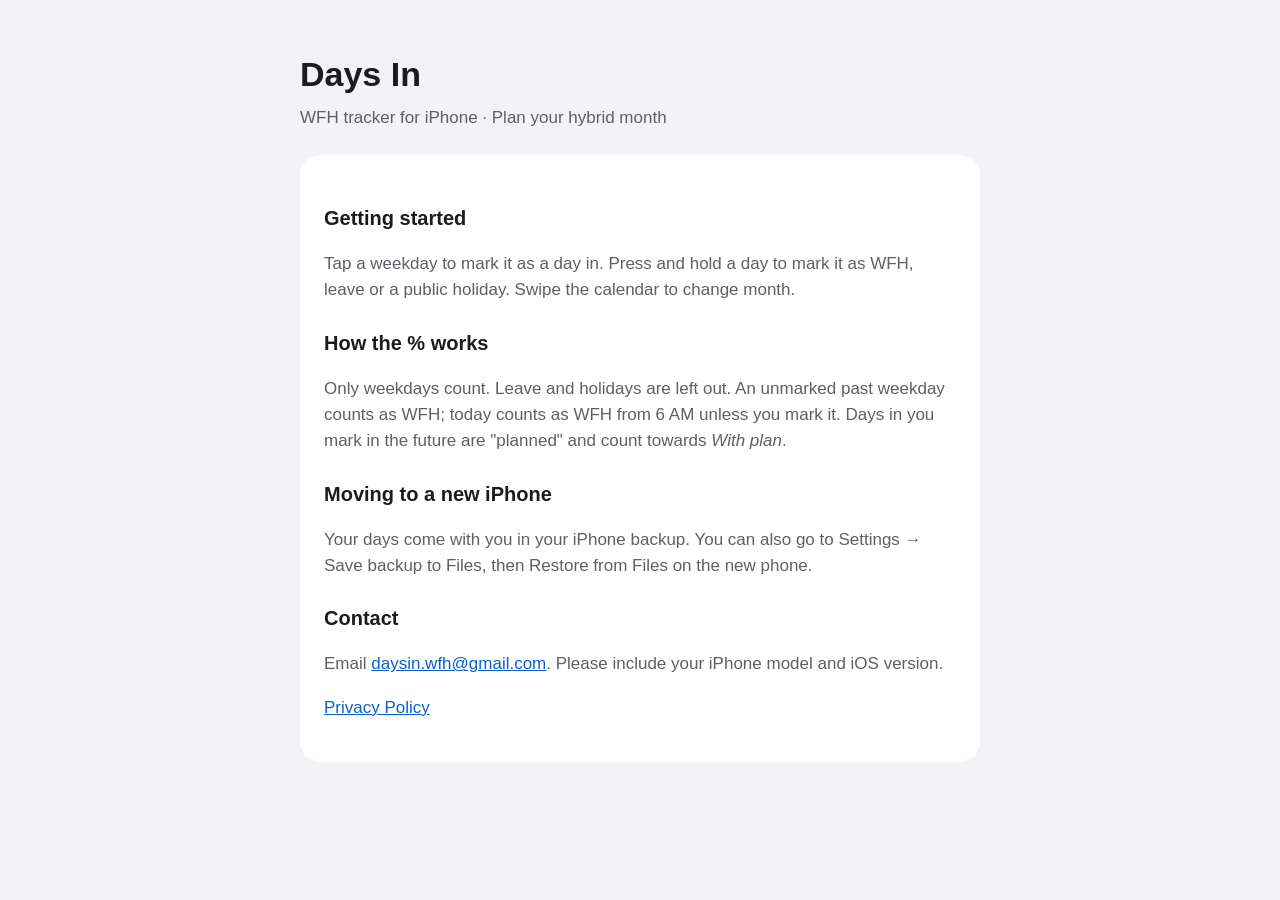
<file: index.html>
<!doctype html><html lang="en"><head><meta charset="utf-8"><meta name="viewport" content="width=device-width,initial-scale=1">
<title>Days In – Support</title><link rel="stylesheet" href="style.css"></head><body><main>
<h1>Days In</h1><p class="sub">WFH tracker for iPhone · Plan your hybrid month</p>
<div class="card">
<h2>Getting started</h2><p>Tap a weekday to mark it as a day in. Press and hold a day to mark it as WFH, leave or a public holiday. Swipe the calendar to change month.</p>
<h2>How the % works</h2><p>Only weekdays count. Leave and holidays are left out. An unmarked past weekday counts as WFH; today counts as WFH from 6 AM unless you mark it. Days in you mark in the future are "planned" and count towards <em>With plan</em>.</p>
<h2>Moving to a new iPhone</h2><p>Your days come with you in your iPhone backup. You can also go to Settings → Save backup to Files, then Restore from Files on the new phone.</p>
<h2>Contact</h2><p>Email <a href="mailto:daysin.wfh@gmail.com">daysin.wfh@gmail.com</a>. Please include your iPhone model and iOS version.</p>
<p><a href="privacy.html">Privacy Policy</a></p>
</div></main></body></html>
</file>
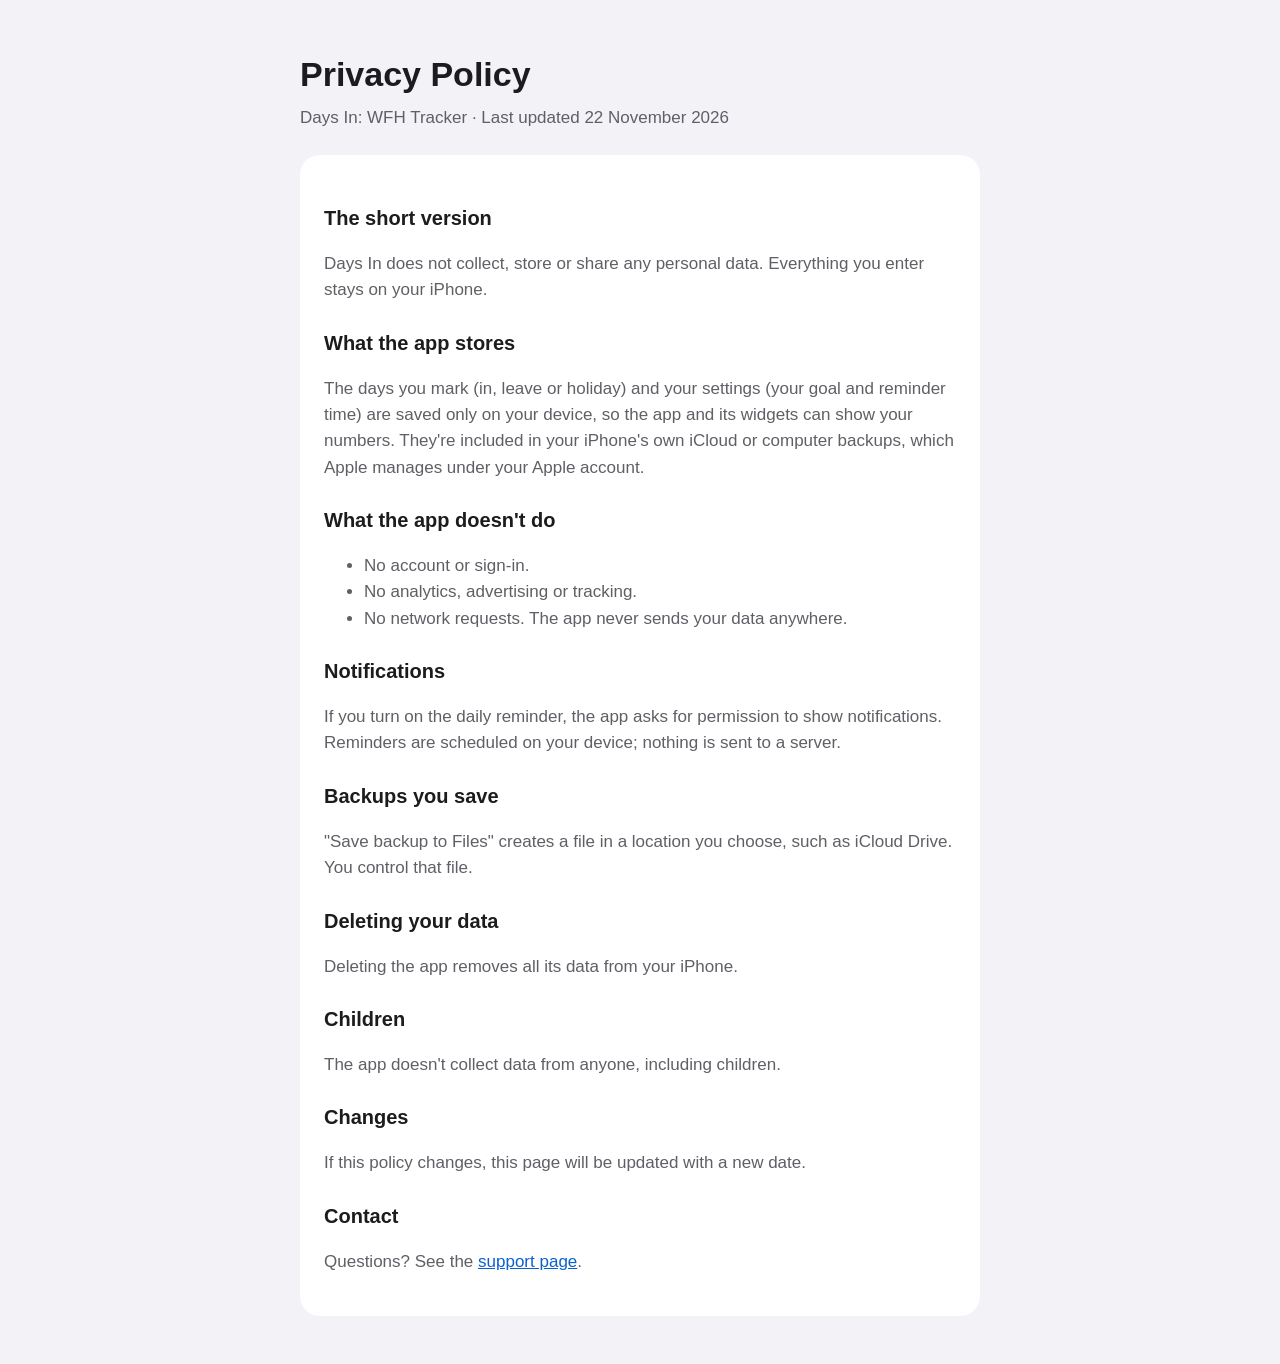
<file: privacy.html>
<!doctype html><html lang="en"><head><meta charset="utf-8"><meta name="viewport" content="width=device-width,initial-scale=1">
<title>Days In – Privacy Policy</title><link rel="stylesheet" href="style.css"></head><body><main>
<h1>Privacy Policy</h1><p class="sub">Days In: WFH Tracker · Last updated 22 November 2026</p>
<div class="card">
<h2>The short version</h2><p>Days In does not collect, store or share any personal data. Everything you enter stays on your iPhone.</p>
<h2>What the app stores</h2><p>The days you mark (in, leave or holiday) and your settings (your goal and reminder time) are saved only on your device, so the app and its widgets can show your numbers. They're included in your iPhone's own iCloud or computer backups, which Apple manages under your Apple account.</p>
<h2>What the app doesn't do</h2><ul><li>No account or sign-in.</li><li>No analytics, advertising or tracking.</li><li>No network requests. The app never sends your data anywhere.</li></ul>
<h2>Notifications</h2><p>If you turn on the daily reminder, the app asks for permission to show notifications. Reminders are scheduled on your device; nothing is sent to a server.</p>
<h2>Backups you save</h2><p>"Save backup to Files" creates a file in a location you choose, such as iCloud Drive. You control that file.</p>
<h2>Deleting your data</h2><p>Deleting the app removes all its data from your iPhone.</p>
<h2>Children</h2><p>The app doesn't collect data from anyone, including children.</p>
<h2>Changes</h2><p>If this policy changes, this page will be updated with a new date.</p>
<h2>Contact</h2><p>Questions? See the <a href="support.html">support page</a>.</p>
</div></main></body></html>
</file>
<file: style.css>
:root{--bg:#f2f2f7;--card:#fff;--fg:#1c1c1e;--muted:#5f5f66;--accent:#0a60d1}
@media (prefers-color-scheme:dark){:root{--bg:#000;--card:#1c1c1e;--fg:#f2f2f7;--muted:#a1a1aa;--accent:#5aa2ff}}
body{margin:0;background:var(--bg);color:var(--fg);font:17px/1.55 -apple-system,BlinkMacSystemFont,"Segoe UI",sans-serif}
main{max-width:680px;margin:0 auto;padding:48px 16px}
.card{background:var(--card);border-radius:20px;padding:24px;margin-top:24px}
h1{font-size:34px;margin:0 0 4px}h2{font-size:20px;margin:24px 0 8px}
p,li{color:var(--muted)}a{color:var(--accent)}.sub{color:var(--muted);margin:0}
</file>
